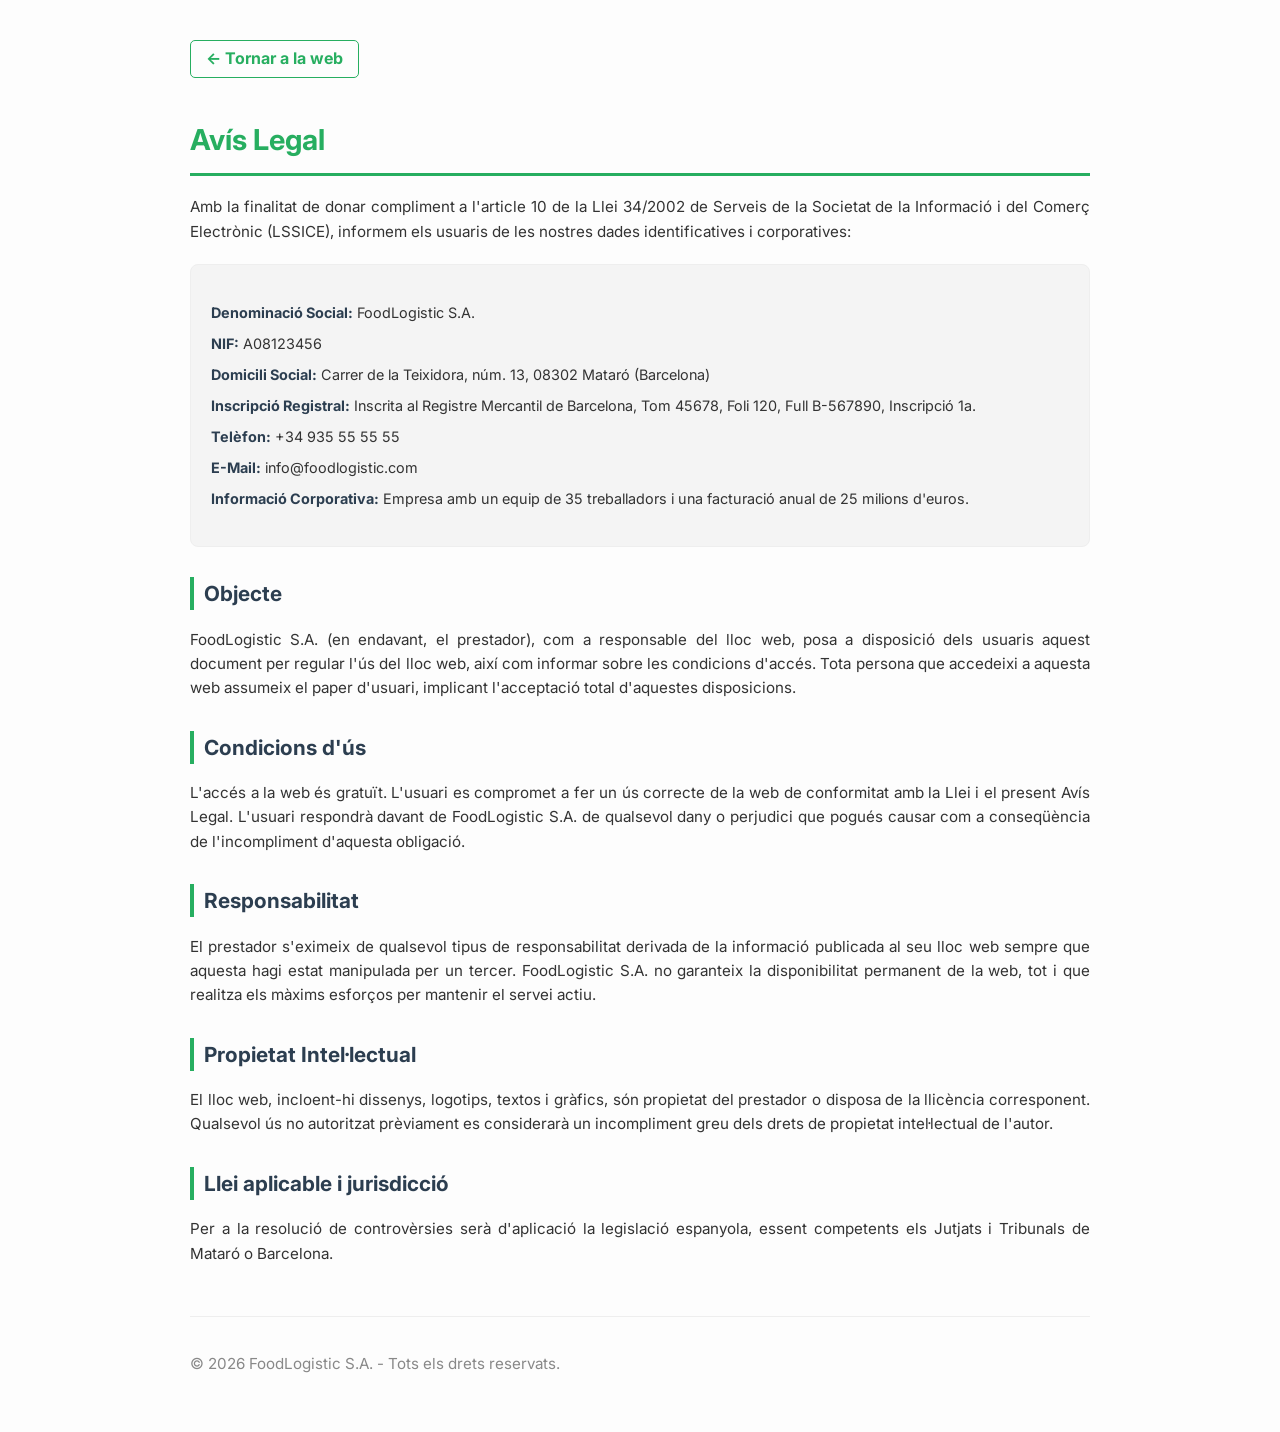
<file: docs/avis-legal.html>
<!DOCTYPE html>
<html lang="ca">
<head>
    <meta charset="UTF-8">
    <meta name="viewport" content="width=device-width, initial-scale=1.0">
    <title>Avís Legal | FoodLogistic S.A.</title>
    <link href="https://fonts.googleapis.com/css2?family=Inter:wght@300;500;700&display=swap" rel="stylesheet">
    <style>
        body { font-family: 'Inter', sans-serif; line-height: 1.6; color: #333; padding: 40px 20px; max-width: 900px; margin: auto; background-color: #fdfdfd; }
        h1 { color: #27ae60; border-bottom: 3px solid #27ae60; padding-bottom: 10px; font-size: 1.8rem; }
        h2 { margin-top: 30px; color: #2c3e50; font-size: 1.3rem; border-left: 4px solid #27ae60; padding-left: 10px; }
        p, li { font-size: 0.95rem; text-align: justify; }
        .back-link { display: inline-block; margin-bottom: 20px; color: #27ae60; text-decoration: none; font-weight: bold; border: 1px solid #27ae60; padding: 5px 15px; border-radius: 5px; transition: 0.3s; }
        .back-link:hover { background: #27ae60; color: white; }
        .data-box { background: #f4f4f4; padding: 20px; border-radius: 8px; margin: 20px 0; border: 1px solid #eee; }
        .data-box ul { list-style: none; padding: 0; }
        .data-box li { margin-bottom: 8px; font-size: 0.9rem; }
        .data-box strong { color: #2c3e50; }
        footer { margin-top: 50px; font-size: 0.8rem; color: #888; text-align: center; border-top: 1px solid #eee; padding-top: 20px; }
    </style>
</head>
<body>
    <a href="index.html" class="back-link">← Tornar a la web</a>
    <h1>Avís Legal</h1>
    
    <p>Amb la finalitat de donar compliment a l'article 10 de la Llei 34/2002 de Serveis de la Societat de la Informació i del Comerç Electrònic (LSSICE), informem els usuaris de les nostres dades identificatives i corporatives:</p>
    
    <div class="data-box">
        <ul>
            <li><strong>Denominació Social:</strong> FoodLogistic S.A.</li>
            <li><strong>NIF:</strong> A08123456</li>
            <li><strong>Domicili Social:</strong> Carrer de la Teixidora, núm. 13, 08302 Mataró (Barcelona)</li>
            <li><strong>Inscripció Registral:</strong> Inscrita al Registre Mercantil de Barcelona, Tom 45678, Foli 120, Full B-567890, Inscripció 1a.</li>
            <li><strong>Telèfon:</strong> +34 935 55 55 55</li>
            <li><strong>E-Mail:</strong> info@foodlogistic.com</li>
            <li><strong>Informació Corporativa:</strong> Empresa amb un equip de 35 treballadors i una facturació anual de 25 milions d'euros.</li>
        </ul>
    </div>

    <h2>Objecte</h2>
    <p>FoodLogistic S.A. (en endavant, el prestador), com a responsable del lloc web, posa a disposició dels usuaris aquest document per regular l'ús del lloc web, així com informar sobre les condicions d'accés. Tota persona que accedeixi a aquesta web assumeix el paper d'usuari, implicant l'acceptació total d'aquestes disposicions.</p>

    <h2>Condicions d'ús</h2>
    <p>L'accés a la web és gratuït. L'usuari es compromet a fer un ús correcte de la web de conformitat amb la Llei i el present Avís Legal. L'usuari respondrà davant de FoodLogistic S.A. de qualsevol dany o perjudici que pogués causar com a conseqüència de l'incompliment d'aquesta obligació.</p>

    <h2>Responsabilitat</h2>
    <p>El prestador s'eximeix de qualsevol tipus de responsabilitat derivada de la informació publicada al seu lloc web sempre que aquesta hagi estat manipulada per un tercer. FoodLogistic S.A. no garanteix la disponibilitat permanent de la web, tot i que realitza els màxims esforços per mantenir el servei actiu.</p>

    <h2>Propietat Intel·lectual</h2>
    <p>El lloc web, incloent-hi dissenys, logotips, textos i gràfics, són propietat del prestador o disposa de la llicència corresponent. Qualsevol ús no autoritzat prèviament es considerarà un incompliment greu dels drets de propietat intel·lectual de l'autor.</p>

    <h2>Llei aplicable i jurisdicció</h2>
    <p>Per a la resolució de controvèrsies serà d'aplicació la legislació espanyola, essent competents els Jutjats i Tribunals de Mataró o Barcelona.</p>

    <footer>
        <p>&copy; 2026 FoodLogistic S.A. - Tots els drets reservats.</p>
    </footer>
</body>
</html>
</file>
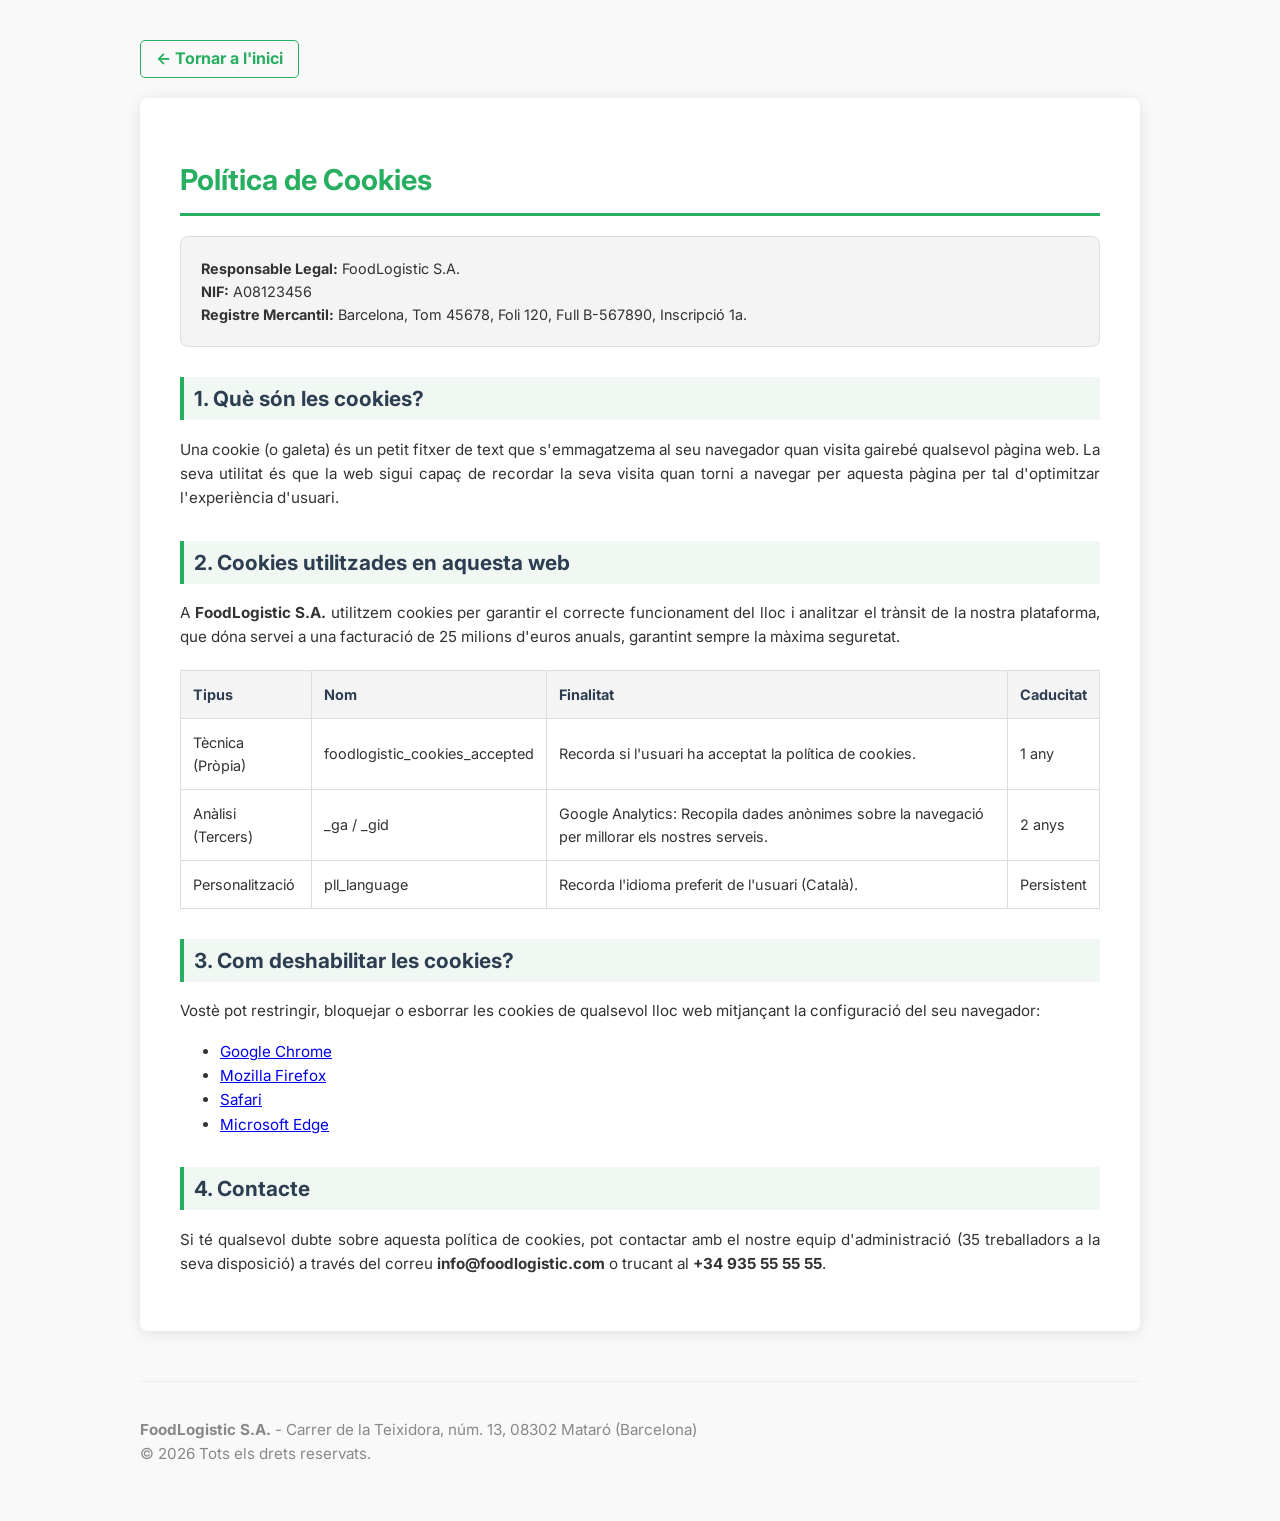
<file: docs/cookies.html>
<!DOCTYPE html>
<html lang="ca">
<head>
    <meta charset="UTF-8">
    <meta name="viewport" content="width=device-width, initial-scale=1.0">
    <title>Política de Cookies | FoodLogistic S.A.</title>
    <link href="https://fonts.googleapis.com/css2?family=Inter:wght@300;500;700&display=swap" rel="stylesheet">
    <style>
        body { font-family: 'Inter', sans-serif; line-height: 1.6; color: #333; padding: 40px 20px; max-width: 1000px; margin: auto; background-color: #f9f9f9; }
        .container { background: white; padding: 40px; border-radius: 8px; box-shadow: 0 2px 15px rgba(0,0,0,0.1); }
        h1 { color: #27ae60; border-bottom: 3px solid #27ae60; padding-bottom: 10px; font-size: 1.8rem; }
        h2 { margin-top: 30px; color: #2c3e50; font-size: 1.3rem; border-left: 4px solid #27ae60; padding-left: 10px; background: #f1f8f4; padding: 5px 10px; }
        p, li { font-size: 0.95rem; text-align: justify; }
        table { width: 100%; border-collapse: collapse; margin: 20px 0; font-size: 0.9rem; }
        th, td { border: 1px solid #ddd; padding: 12px; text-align: left; }
        th { background-color: #f4f4f4; color: #2c3e50; }
        .back-link { display: inline-block; margin-bottom: 20px; color: #27ae60; text-decoration: none; font-weight: bold; border: 1px solid #27ae60; padding: 5px 15px; border-radius: 5px; transition: 0.3s; }
        .back-link:hover { background: #27ae60; color: white; }
        .highlight-box { background: #f4f4f4; padding: 20px; border-radius: 8px; margin: 20px 0; border: 1px solid #ddd; font-size: 0.9rem; }
        footer { margin-top: 50px; text-align: center; font-size: 0.8rem; color: #888; border-top: 1px solid #eee; padding-top: 20px; }
    </style>
</head>
<body>
    <a href="index.html" class="back-link">← Tornar a l'inici</a>
    
    <div class="container">
        <h1>Política de Cookies</h1>
        
        <section class="highlight-box">
            <strong>Responsable Legal:</strong> FoodLogistic S.A. <br>
            <strong>NIF:</strong> A08123456 <br>
            <strong>Registre Mercantil:</strong> Barcelona, Tom 45678, Foli 120, Full B-567890, Inscripció 1a.
        </section>

        <h2>1. Què són les cookies?</h2>
        <p>Una cookie (o galeta) és un petit fitxer de text que s'emmagatzema al seu navegador quan visita gairebé qualsevol pàgina web. La seva utilitat és que la web sigui capaç de recordar la seva visita quan torni a navegar per aquesta pàgina per tal d'optimitzar l'experiència d'usuari.</p>

        <h2>2. Cookies utilitzades en aquesta web</h2>
        <p>A <strong>FoodLogistic S.A.</strong> utilitzem cookies per garantir el correcte funcionament del lloc i analitzar el trànsit de la nostra plataforma, que dóna servei a una facturació de 25 milions d'euros anuals, garantint sempre la màxima seguretat.</p>

        <table>
            <thead>
                <tr>
                    <th>Tipus</th>
                    <th>Nom</th>
                    <th>Finalitat</th>
                    <th>Caducitat</th>
                </tr>
            </thead>
            <tbody>
                <tr>
                    <td>Tècnica (Pròpia)</td>
                    <td>foodlogistic_cookies_accepted</td>
                    <td>Recorda si l'usuari ha acceptat la política de cookies.</td>
                    <td>1 any</td>
                </tr>
                <tr>
                    <td>Anàlisi (Tercers)</td>
                    <td>_ga / _gid</td>
                    <td>Google Analytics: Recopila dades anònimes sobre la navegació per millorar els nostres serveis.</td>
                    <td>2 anys</td>
                </tr>
                <tr>
                    <td>Personalització</td>
                    <td>pll_language</td>
                    <td>Recorda l'idioma preferit de l'usuari (Català).</td>
                    <td>Persistent</td>
                </tr>
            </tbody>
        </table>

        <h2>3. Com deshabilitar les cookies?</h2>
        <p>Vostè pot restringir, bloquejar o esborrar les cookies de qualsevol lloc web mitjançant la configuració del seu navegador:</p>
        <ul>
            <li><a href="https://support.google.com/chrome/answer/95647?hl=ca" target="_blank">Google Chrome</a></li>
            <li><a href="https://support.mozilla.org/ca/kb/activa-i-desactiva-les-galetes-que-les-pagines-web" target="_blank">Mozilla Firefox</a></li>
            <li><a href="https://support.apple.com/ca-es/guide/safari/sfri11471/mac" target="_blank">Safari</a></li>
            <li><a href="https://support.microsoft.com/ca-es/windows/suprimir-i-gestionar-galetes-168dab11-0753-043d-7c16-ede5947fc64d" target="_blank">Microsoft Edge</a></li>
        </ul>

        <h2>4. Contacte</h2>
        <p>Si té qualsevol dubte sobre aquesta política de cookies, pot contactar amb el nostre equip d'administració (35 treballadors a la seva disposició) a través del correu <strong>info@foodlogistic.com</strong> o trucant al <strong>+34 935 55 55 55</strong>.</p>
    </div>

    <footer>
        <p><strong>FoodLogistic S.A.</strong> - Carrer de la Teixidora, núm. 13, 08302 Mataró (Barcelona)<br>
        © 2026 Tots els drets reservats.</p>
    </footer>
</body>
</html>
</file>
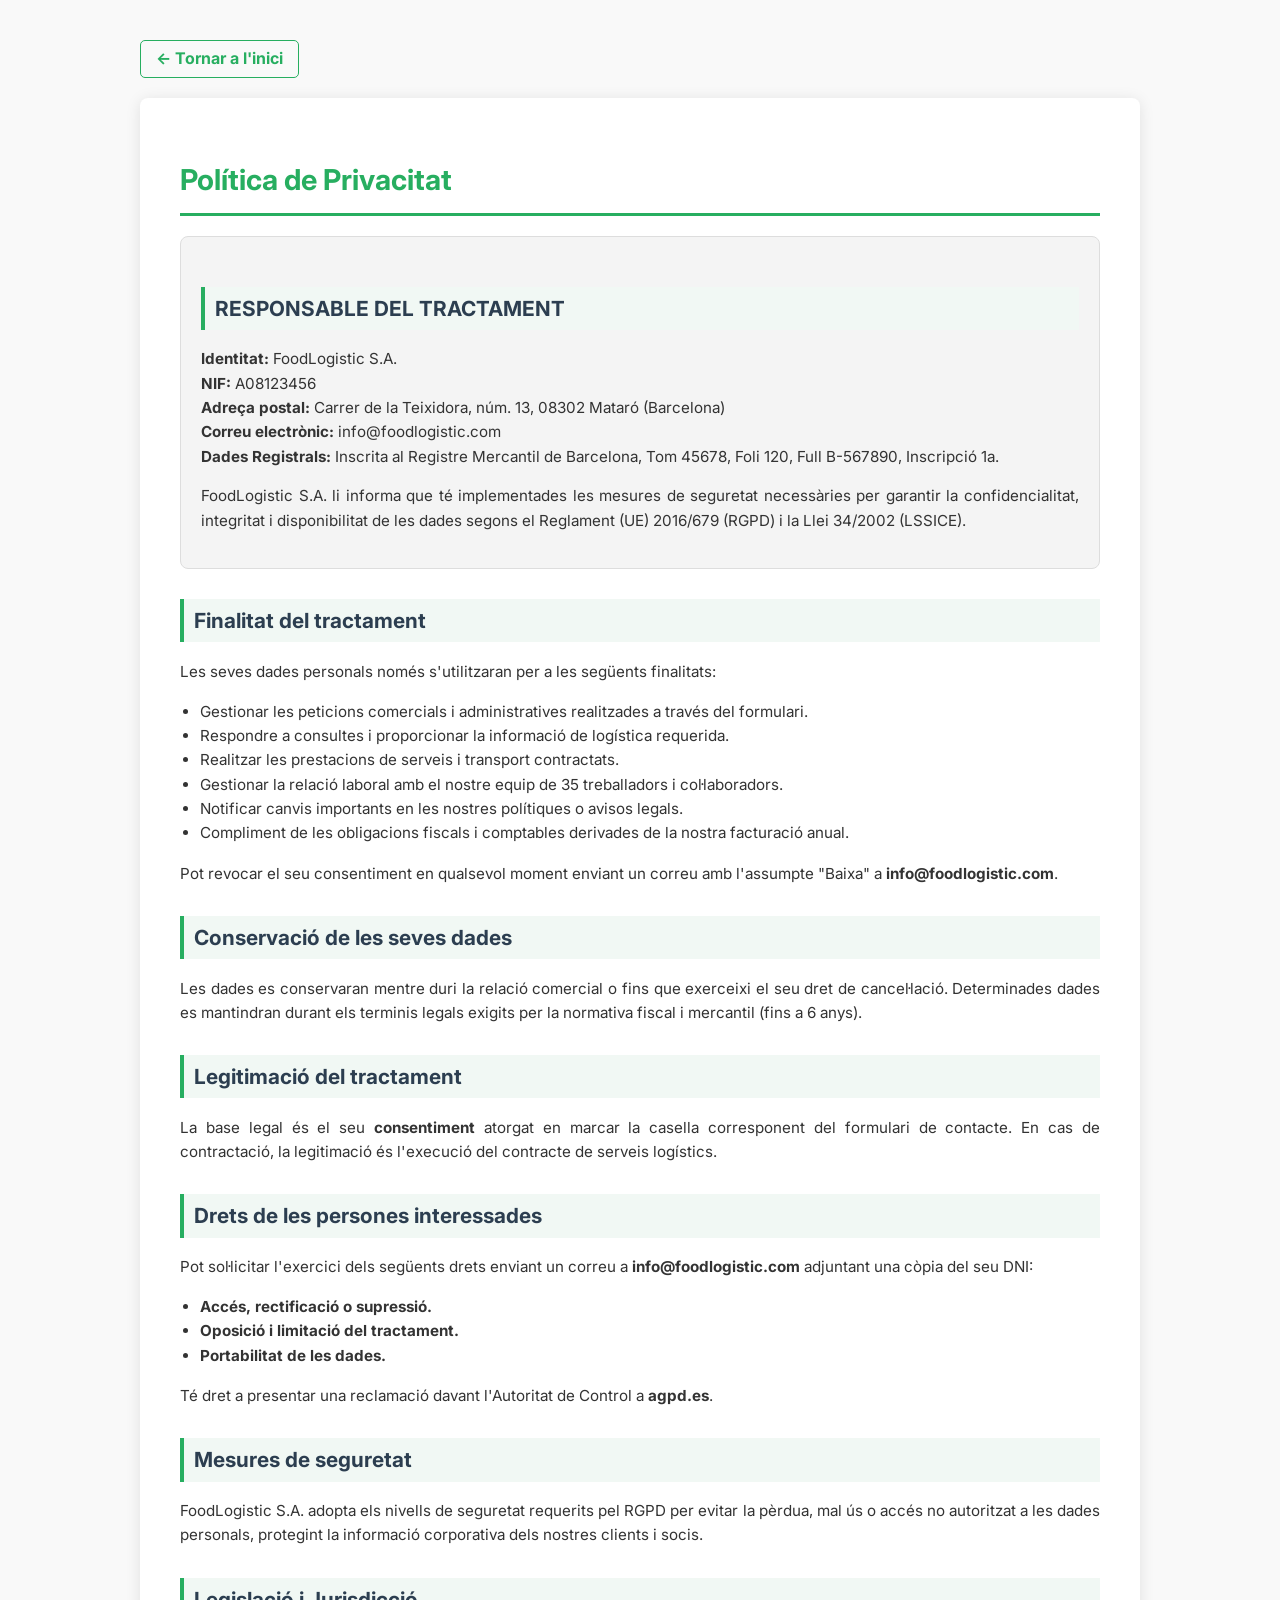
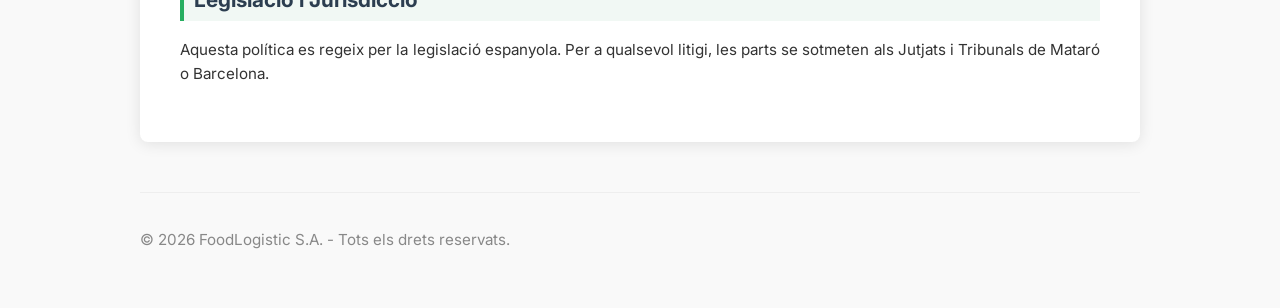
<file: docs/privacitat.html>
<!DOCTYPE html>
<html lang="ca">
<head>
    <meta charset="UTF-8">
    <meta name="viewport" content="width=device-width, initial-scale=1.0">
    <title>Política de Privacitat | FoodLogistic S.A.</title>
    <link href="https://fonts.googleapis.com/css2?family=Inter:wght@300;500;700&display=swap" rel="stylesheet">
    <style>
        body { font-family: 'Inter', sans-serif; line-height: 1.6; color: #333; padding: 40px 20px; max-width: 1000px; margin: auto; background-color: #f9f9f9; }
        .container { background: white; padding: 40px; border-radius: 8px; box-shadow: 0 2px 15px rgba(0,0,0,0.1); }
        h1 { color: #27ae60; border-bottom: 3px solid #27ae60; padding-bottom: 10px; font-size: 1.8rem; }
        h2 { margin-top: 30px; color: #2c3e50; font-size: 1.3rem; border-left: 4px solid #27ae60; padding-left: 10px; background: #f1f8f4; padding-top: 5px; padding-bottom: 5px; }
        h3 { color: #27ae60; font-size: 1.1rem; margin-top: 20px; }
        p, li { font-size: 0.95rem; text-align: justify; }
        ul { padding-left: 20px; }
        .back-link { display: inline-block; margin-bottom: 20px; color: #27ae60; text-decoration: none; font-weight: bold; border: 1px solid #27ae60; padding: 5px 15px; border-radius: 5px; transition: 0.3s; }
        .back-link:hover { background: #27ae60; color: white; }
        .highlight-box { background: #f4f4f4; padding: 20px; border-radius: 8px; margin: 20px 0; border: 1px solid #ddd; }
        footer { margin-top: 50px; text-align: center; font-size: 0.8rem; color: #888; border-top: 1px solid #eee; padding-top: 20px; }
    </style>
</head>
<body>
    <a href="index.html" class="back-link">← Tornar a l'inici</a>
    
    <div class="container">
        <h1>Política de Privacitat</h1>

        <section class="highlight-box">
            <h2>RESPONSABLE DEL TRACTAMENT</h2>
            <p><strong>Identitat:</strong> FoodLogistic S.A.<br>
            <strong>NIF:</strong> A08123456<br>
            <strong>Adreça postal:</strong> Carrer de la Teixidora, núm. 13, 08302 Mataró (Barcelona)<br>
            <strong>Correu electrònic:</strong> info@foodlogistic.com<br>
            <strong>Dades Registrals:</strong> Inscrita al Registre Mercantil de Barcelona, Tom 45678, Foli 120, Full B-567890, Inscripció 1a.</p>
            <p>FoodLogistic S.A. li informa que té implementades les mesures de seguretat necessàries per garantir la confidencialitat, integritat i disponibilitat de les dades segons el Reglament (UE) 2016/679 (RGPD) i la Llei 34/2002 (LSSICE).</p>
        </section>

        <h2>Finalitat del tractament</h2>
        <p>Les seves dades personals només s'utilitzaran per a les següents finalitats:</p>
        <ul>
            <li>Gestionar les peticions comercials i administratives realitzades a través del formulari.</li>
            <li>Respondre a consultes i proporcionar la informació de logística requerida.</li>
            <li>Realitzar les prestacions de serveis i transport contractats.</li>
            <li>Gestionar la relació laboral amb el nostre equip de 35 treballadors i col·laboradors.</li>
            <li>Notificar canvis importants en les nostres polítiques o avisos legals.</li>
            <li>Compliment de les obligacions fiscals i comptables derivades de la nostra facturació anual.</li>
        </ul>
        <p>Pot revocar el seu consentiment en qualsevol moment enviant un correu amb l'assumpte "Baixa" a <strong>info@foodlogistic.com</strong>.</p>

        <h2>Conservació de les seves dades</h2>
        <p>Les dades es conservaran mentre duri la relació comercial o fins que exerceixi el seu dret de cancel·lació. Determinades dades es mantindran durant els terminis legals exigits per la normativa fiscal i mercantil (fins a 6 anys).</p>

        <h2>Legitimació del tractament</h2>
        <p>La base legal és el seu <strong>consentiment</strong> atorgat en marcar la casella corresponent del formulari de contacte. En cas de contractació, la legitimació és l'execució del contracte de serveis logístics.</p>

        <h2>Drets de les persones interessades</h2>
        <p>Pot sol·licitar l'exercici dels següents drets enviant un correu a <strong>info@foodlogistic.com</strong> adjuntant una còpia del seu DNI:</p>
        <ul>
            <li><strong>Accés, rectificació o supressió.</strong></li>
            <li><strong>Oposició i limitació del tractament.</strong></li>
            <li><strong>Portabilitat de les dades.</strong></li>
        </ul>
        <p>Té dret a presentar una reclamació davant l'Autoritat de Control a <strong>agpd.es</strong>.</p>

        <h2>Mesures de seguretat</h2>
        <p>FoodLogistic S.A. adopta els nivells de seguretat requerits pel RGPD per evitar la pèrdua, mal ús o accés no autoritzat a les dades personals, protegint la informació corporativa dels nostres clients i socis.</p>

        <h2>Legislació i Jurisdicció</h2>
        <p>Aquesta política es regeix per la legislació espanyola. Per a qualsevol litigi, les parts se sotmeten als Jutjats i Tribunals de Mataró o Barcelona.</p>
    </div>

    <footer>
        <p>&copy; 2026 FoodLogistic S.A. - Tots els drets reservats.</p>
    </footer>
</body>
</html>
</file>
